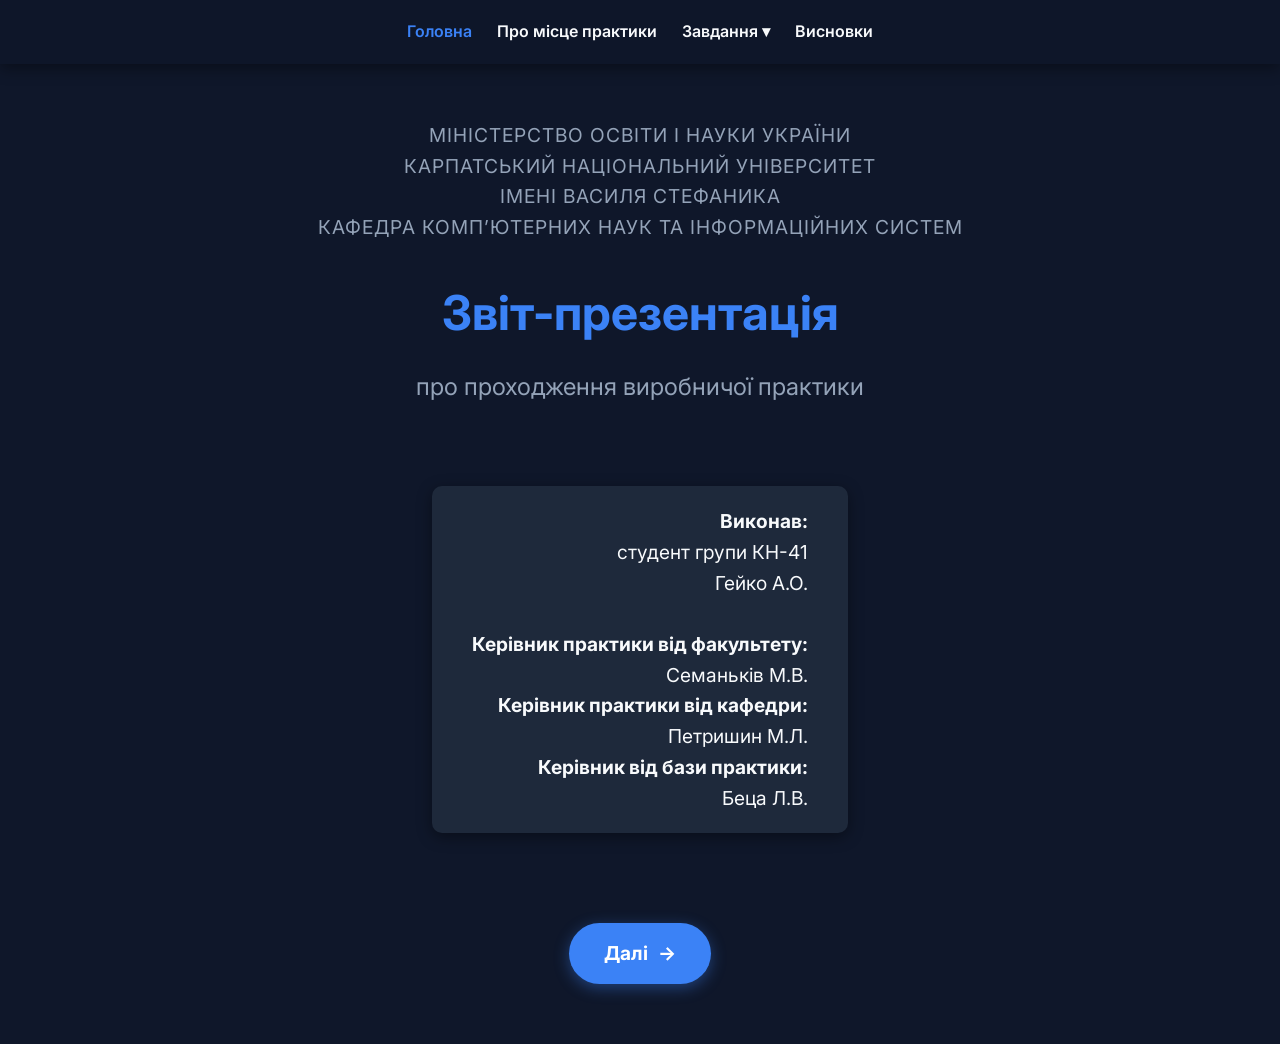
<file: index.html>
<!DOCTYPE html>
<html lang="uk">
<head>
    <meta charset="UTF-8">
    <meta name="viewport" content="width=device-width, initial-scale=1.0">
    <title>Звіт | Головна</title>
    <link href="https://fonts.googleapis.com/css2?family=Inter:wght@300;400;600;700&display=swap" rel="stylesheet">
    <link rel="stylesheet" href="style.css">
</head>
<body>
    <nav>
        <div class="nav-links">
            <a href="index.html" class = "active">Головна</a>
            <a href="about.html">Про місце практики</a>
            <div class="dropdown">
                <a href="tasks.html">Завдання ▾</a>
                <div class="dropdown-content">
                    <a href="multithreading.html">Багатопоточність</a>
                    <a href="mysql.html">MySQL</a>
                    <a href="xml-json.html">XML та JSON</a>
                </div>
            </div>
            <a href="conclusion.html">Висновки</a>
        </div>
    </nav>

    <main>
        <div class="hero-content">
            <div class="university-name">
                МІНІСТЕРСТВО ОСВІТИ І НАУКИ УКРАЇНИ<br>
                КАРПАТСЬКИЙ НАЦІОНАЛЬНИЙ УНІВЕРСИТЕТ<br>
                ІМЕНІ ВАСИЛЯ СТЕФАНИКА<br>
                Кафедра комп’ютерних наук та інформаційних систем<br>
            </div>
            
            <h1>Звіт-презентація</h1>
            <p class="subtitle">про проходження виробничої практики</p>

            <div class="student-info">
                <p><strong>Виконав:</strong><br> студент групи КН-41</p>
                <p>Гейко А.О.</p><br>
                <p><strong>Керівник практики від факультету:</strong></p>
                <p>Семаньків М.В.</p>
                <p><strong>Керівник практики від кафедри:</strong></p>
                <p>Петришин М.Л.</p>
                <p><strong>Керівник від бази практики:</strong></p>
                <p>Беца Л.В.</p>
            </div>
        </div>
    </main>

    <!-- Кнопка "Далі" веде на сторінку "Про місце" -->
    <div class="next-btn-wrapper">
        <a href="about.html" class="next-btn">Далі <span>&rarr;</span></a>
    </div>

    <script src="script.js"></script>
</body>
</html>
</file>
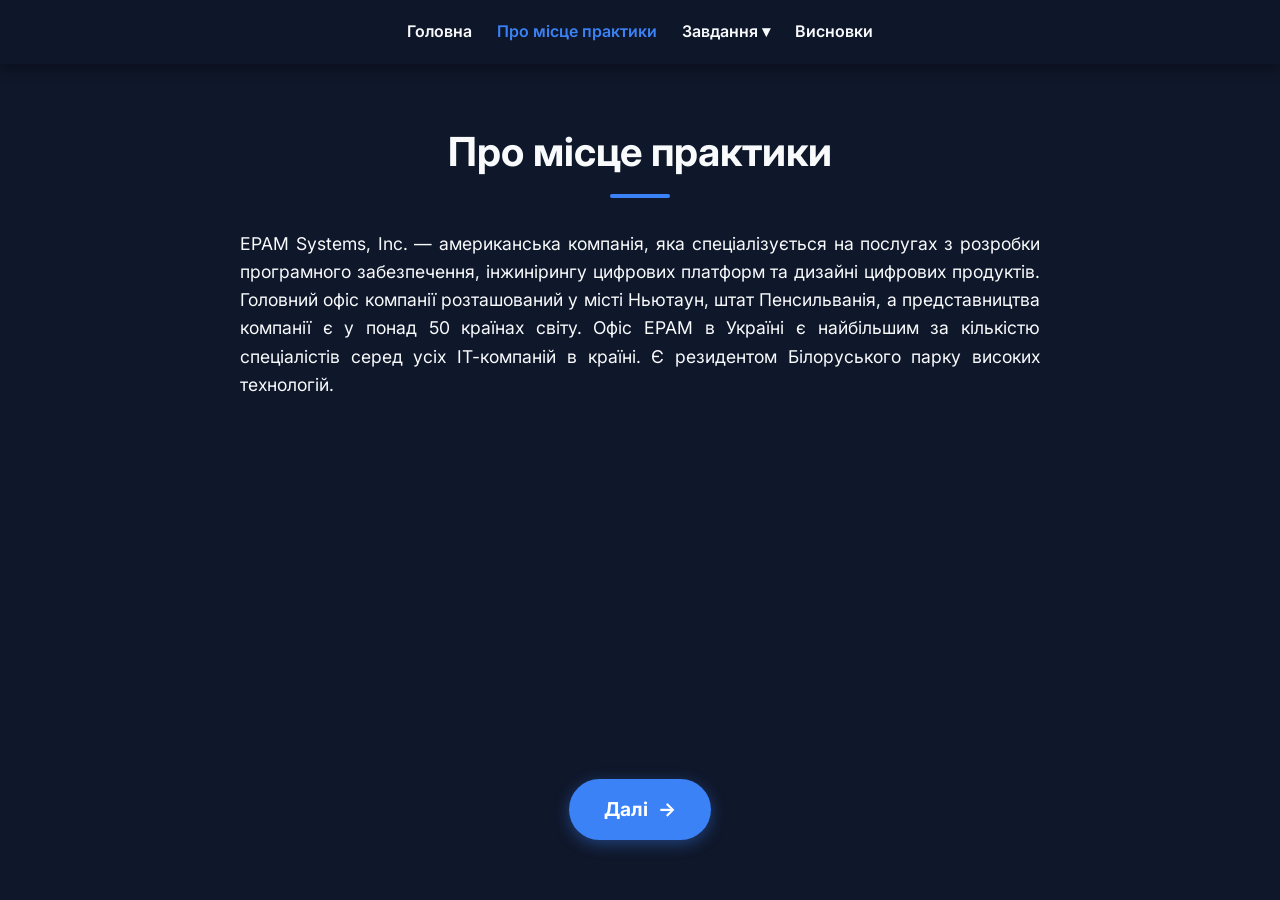
<file: about.html>
<!DOCTYPE html>
<html lang="uk">
<head>
    <meta charset="UTF-8">
    <meta name="viewport" content="width=device-width, initial-scale=1.0">
    <title>Звіт | Про місце практики</title>
    <link href="https://fonts.googleapis.com/css2?family=Inter:wght@300;400;600;700&display=swap" rel="stylesheet">
    <link rel="stylesheet" href="style.css">
</head>
<body>
    <nav>
        <div class="nav-links">
            <a href="index.html">Головна</a>
            <a href="about.html" class = "active">Про місце практики</a>
            <div class="dropdown">
                <a href="tasks.html">Завдання ▾</a>
                <div class="dropdown-content">
                    <a href="multithreading.html">Багатопоточність</a>
                    <a href="mysql.html">MySQL</a>
                    <a href="xml-json.html">XML та JSON</a>
                </div>
            </div>
            <a href="conclusion.html">Висновки</a>
        </div>
    </nav>

    <main>
        <h2>Про місце практики</h2>
        <div class="text-block">
            <!--<p><strong>Місце проходження: </strong>ЄПАМ СИСТЕМС</p>-->
            <p>EPAM Systems, Inc. — американська компанія, яка спеціалізується на послугах з розробки програмного забезпечення, інжинірингу цифрових платформ та дизайні цифрових продуктів. Головний офіс компанії розташований у місті Ньютаун, штат Пенсильванія, а представництва компанії є у понад 50 країнах світу. Офіс EPAM в Україні є найбільшим за кількістю спеціалістів серед усіх ІТ-компаній в країні. Є резидентом Білоруського парку високих технологій.</p>
            <!--<p><strong>Моя роль:</strong>[Ким ви були: стажер, розробник, помічник, аналітик тощо].</p>-->
        </div>
    </main>

    <!-- Кнопка "Далі" веде на сторінку "Завдання" -->
    <div class="next-btn-wrapper">
        <a href="tasks.html" class="next-btn">Далі <span>&rarr;</span></a>
    </div>

    <script src="script.js"></script>
</body>
</html>
</file>
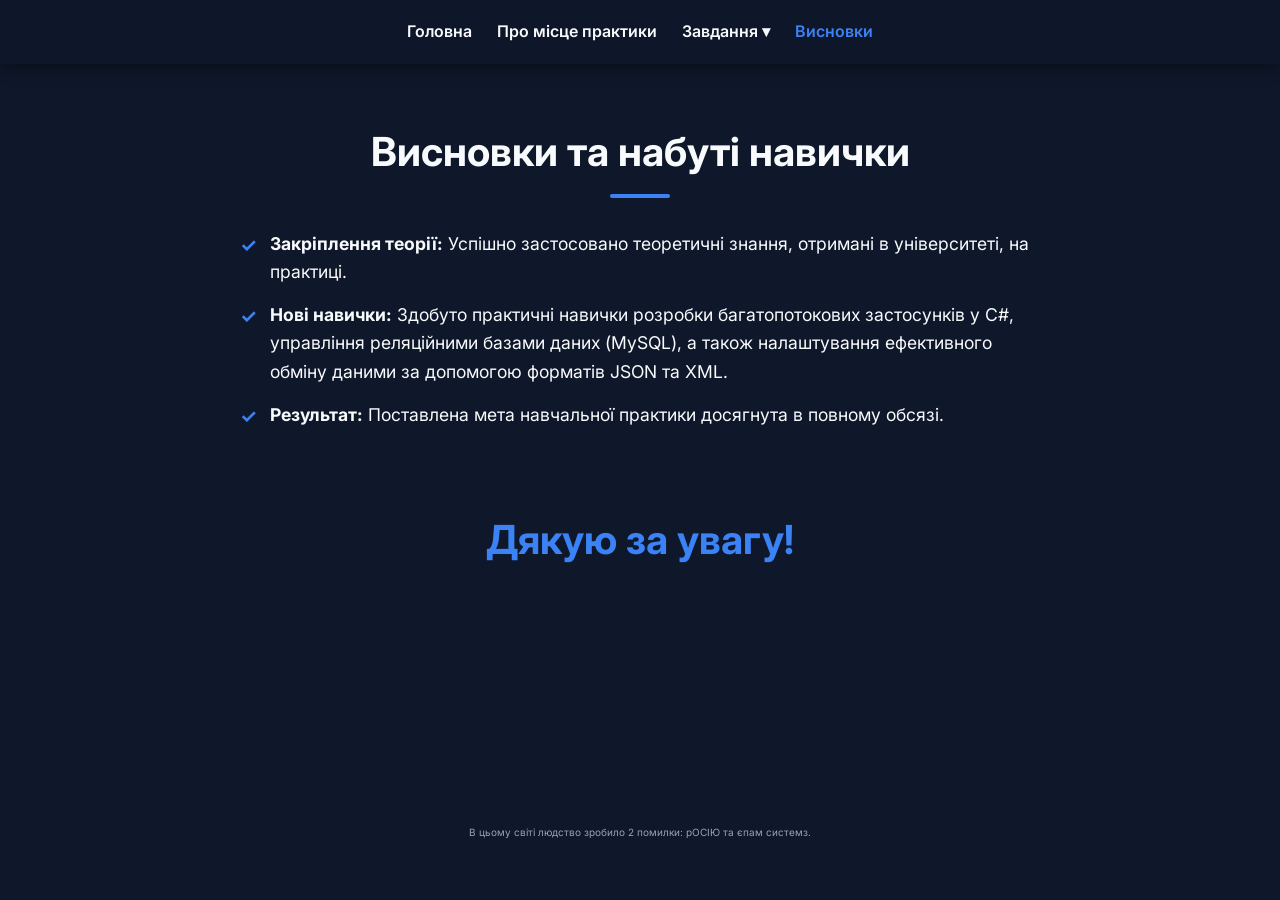
<file: conclusion.html>
<!DOCTYPE html>
<html lang="uk">
<head>
    <meta charset="UTF-8">
    <meta name="viewport" content="width=device-width, initial-scale=1.0">
    <title>Звіт | Висновки</title>
    <link href="https://fonts.googleapis.com/css2?family=Inter:wght@300;400;600;700&display=swap" rel="stylesheet">
    <link rel="stylesheet" href="style.css">
</head>
<body>
    <nav>
        <div class="nav-links">
            <a href="index.html">Головна</a>
            <a href="about.html">Про місце практики</a>
            <div class="dropdown">
                <a href="tasks.html">Завдання ▾</a>
                <div class="dropdown-content">
                    <a href="multithreading.html">Багатопоточність</a>
                    <a href="mysql.html">MySQL</a>
                    <a href="xml-json.html">XML та JSON</a>
                </div>
            </div>
            <a href="conclusion.html" class = "active">Висновки</a>
        </div>
    </nav>

    <main>
        <h2>Висновки та набуті навички</h2>
        <ul class="conclusion-list">
            <li><strong>Закріплення теорії:</strong> Успішно застосовано теоретичні знання, отримані в університеті, на практиці.</li>
            <li><strong>Нові навички:</strong> Здобуто практичні навички розробки багатопотокових застосунків у C#, управління реляційними базами даних (MySQL), а також налаштування ефективного обміну даними за допомогою форматів JSON та XML.</li>
            <li><strong>Результат:</strong> Поставлена мета навчальної практики досягнута в повному обсязі.</li>
        </ul>
        
        <div style="text-align: center; margin-top: 4rem;">
            <h1 style="font-size: 2.5rem;">Дякую за увагу!</h1>
        </div>
    </main>

    <!-- На останній сторінці кнопка веде на початок або можна її взагалі видалити -->
    <div class="next-btn-wrapper">
        <p style="color: var(--text-muted); font-size: 10px;">В цьому світі людство зробило 2 помилки: рОСІЮ та єпам системз.</p>
    </div>

    <script src="script.js"></script>
</body>
</html>
</file>
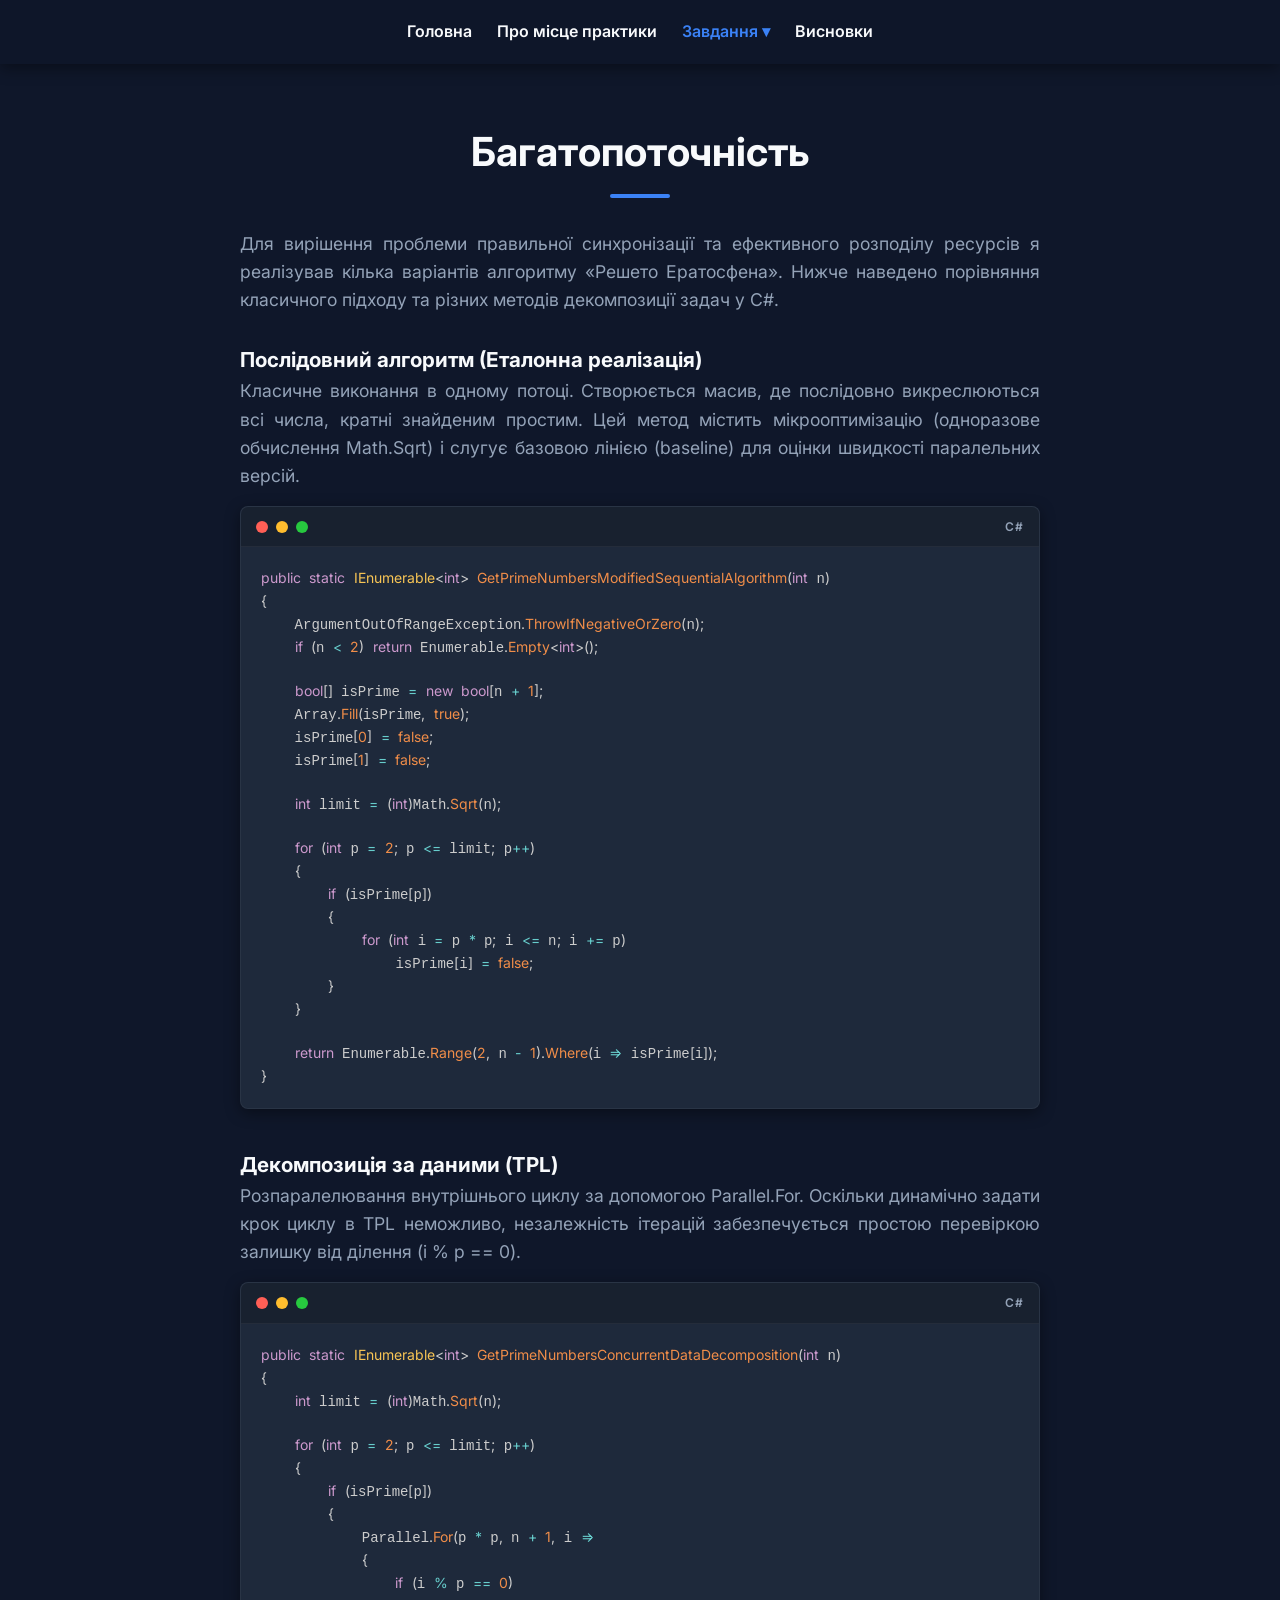
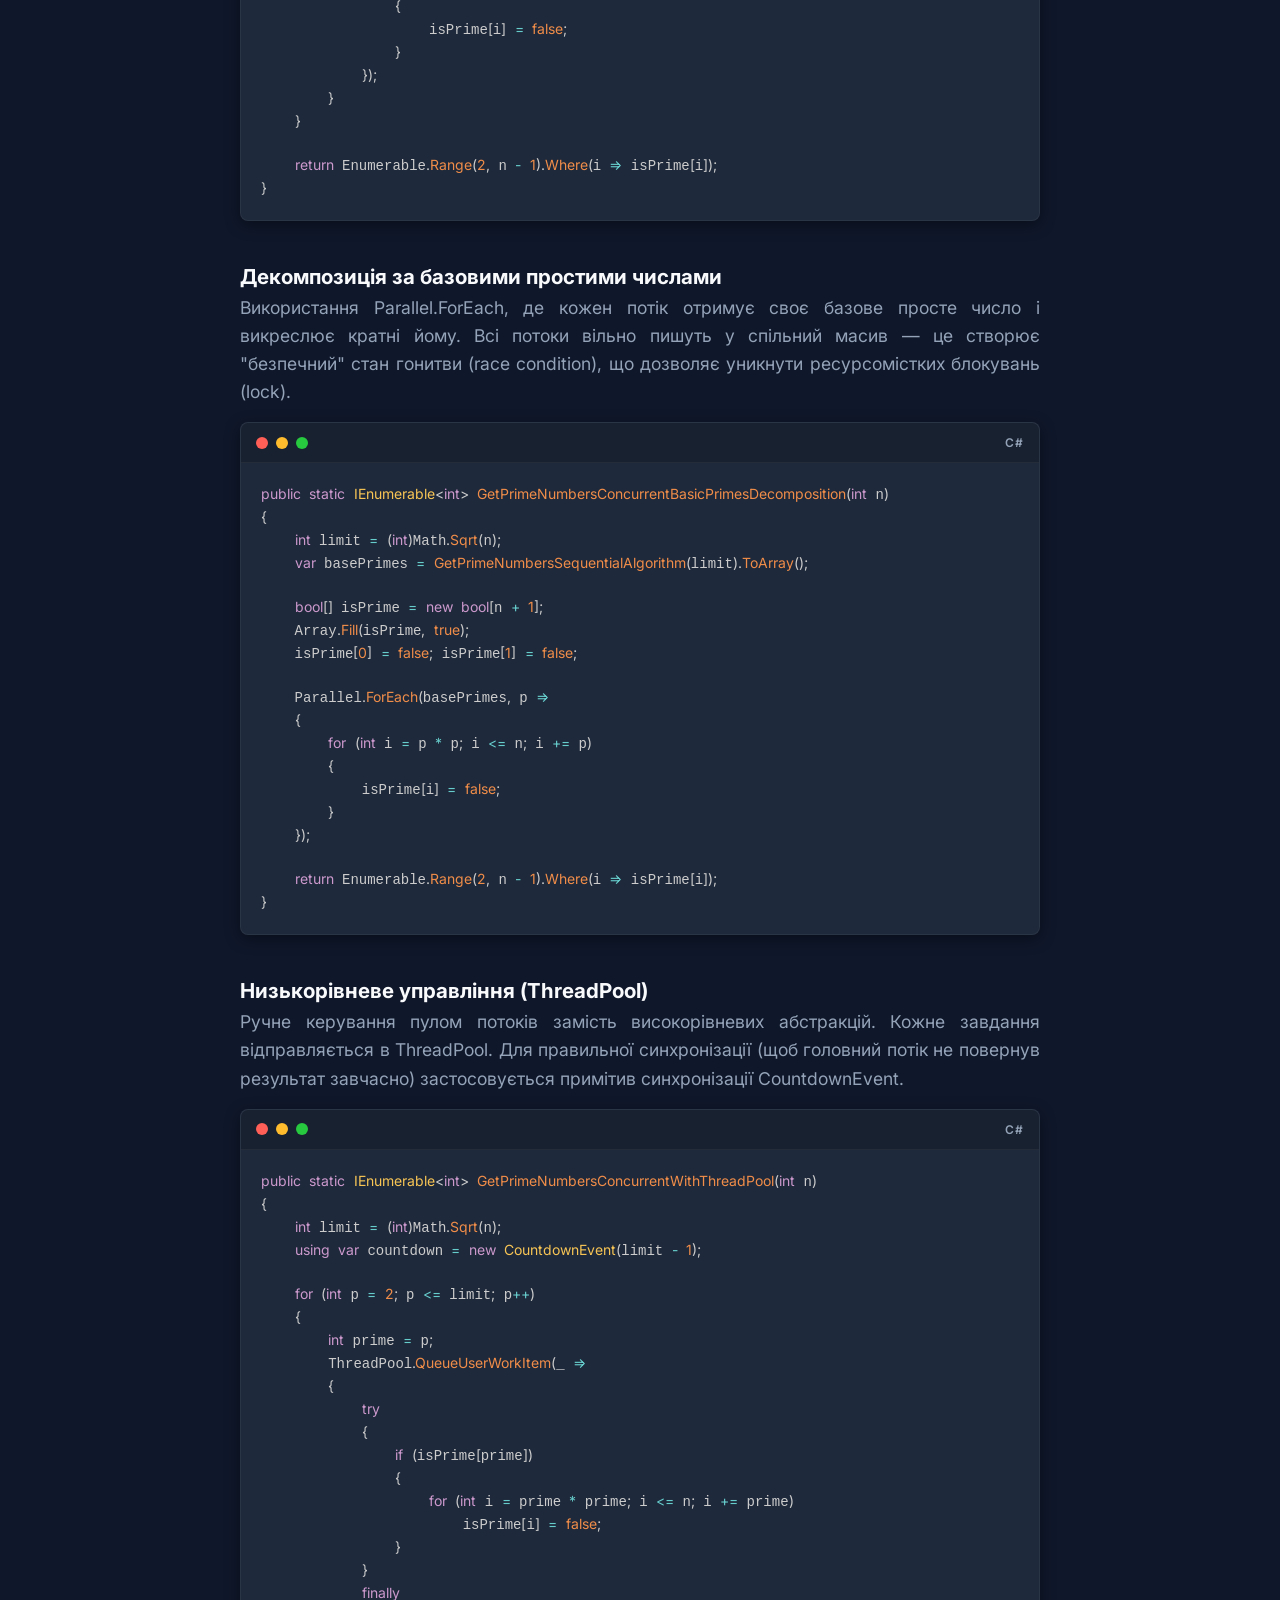
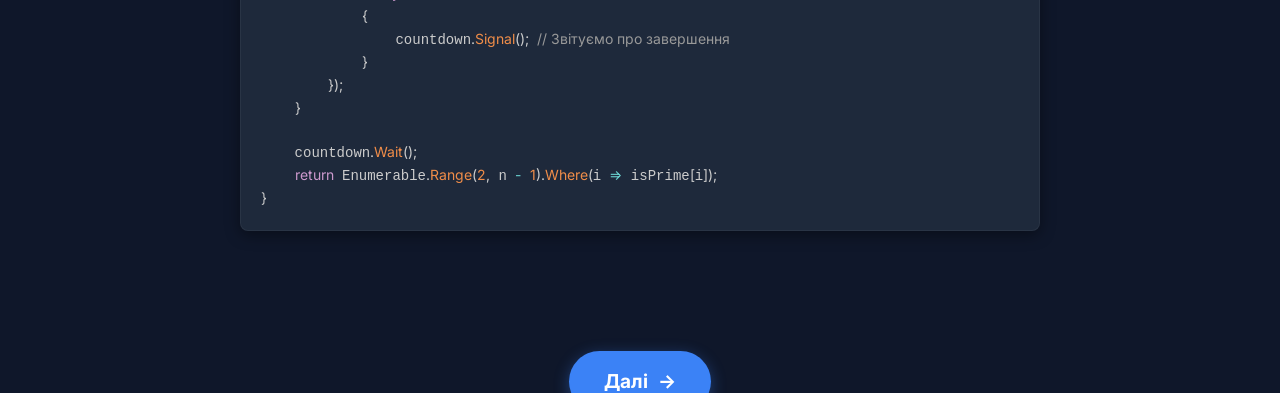
<file: multithreading.html>
<!DOCTYPE html>
<html lang="uk">
<head>
    <meta charset="UTF-8">
    <meta name="viewport" content="width=device-width, initial-scale=1.0">
    <title>Звіт | Багатопоточність</title>
    <link href="https://fonts.googleapis.com/css2?family=Inter:wght@300;400;600;700&display=swap" rel="stylesheet">
    
    <link href="prism.css" rel="stylesheet" />
    <link rel="stylesheet" href="style.css">
</head>
<body>
    <nav>
        <div class="nav-links">
            <a href="index.html">Головна</a>
            <a href="about.html">Про місце практики</a>
            <div class="dropdown">
                <a href="tasks.html" class = "active">Завдання ▾</a>
                <div class="dropdown-content">
                    <a href="multithreading.html">Багатопоточність</a>
                    <a href="mysql.html">MySQL</a>
                    <a href="xml-json.html">XML та JSON</a>
                </div>
            </div>
            <a href="conclusion.html">Висновки</a>
        </div>
    </nav>
    
    <main>
        <section class="content">
            <h2>Багатопоточність</h2>
            <div class="text-block">
                <p>Для вирішення проблеми правильної синхронізації та ефективного розподілу ресурсів я реалізував кілька варіантів алгоритму «Решето Ератосфена». Нижче наведено порівняння класичного підходу та різних методів декомпозиції задач у C#.</p>
            </div>

            <div class="text-block">
                <h3 style="margin-top: 30px;">Послідовний алгоритм (Еталонна реалізація)</h3>
                <p>Класичне виконання в одному потоці. Створюється масив, де послідовно викреслюються всі числа, кратні знайденим простим. Цей метод містить мікрооптимізацію (одноразове обчислення <code>Math.Sqrt</code>) і слугує базовою лінією (baseline) для оцінки швидкості паралельних версій.</p>
            </div>
            
            <div class="code-window">
                <div class="code-header">
                    <div class="mac-dots"><span></span><span></span><span></span></div>
                    <span class="language-label">C#</span>
                </div>
                <pre><code class="language-csharp">public static IEnumerable&lt;int&gt; GetPrimeNumbersModifiedSequentialAlgorithm(int n)
{
    ArgumentOutOfRangeException.ThrowIfNegativeOrZero(n);
    if (n &lt; 2) return Enumerable.Empty&lt;int&gt;();

    bool[] isPrime = new bool[n + 1];
    Array.Fill(isPrime, true);
    isPrime[0] = false;
    isPrime[1] = false;

    int limit = (int)Math.Sqrt(n);

    for (int p = 2; p &lt;= limit; p++)
    {
        if (isPrime[p])
        {
            for (int i = p * p; i &lt;= n; i += p)
                isPrime[i] = false;
        }
    }

    return Enumerable.Range(2, n - 1).Where(i =&gt; isPrime[i]);
}</code></pre>
            </div>

            <div class="text-block">
                <h3 style="margin-top: 40px;">Декомпозиція за даними (TPL)</h3>
                <p>Розпаралелювання внутрішнього циклу за допомогою <code>Parallel.For</code>. Оскільки динамічно задати крок циклу в TPL неможливо, незалежність ітерацій забезпечується простою перевіркою залишку від ділення (<code>i % p == 0</code>).</p>
            </div>
            
            <div class="code-window">
                <div class="code-header">
                    <div class="mac-dots"><span></span><span></span><span></span></div>
                    <span class="language-label">C#</span>
                </div>
                <pre><code class="language-csharp">public static IEnumerable&lt;int&gt; GetPrimeNumbersConcurrentDataDecomposition(int n)
{
    int limit = (int)Math.Sqrt(n);

    for (int p = 2; p &lt;= limit; p++)
    {
        if (isPrime[p])
        {
            Parallel.For(p * p, n + 1, i =&gt;
            {
                if (i % p == 0)
                {
                    isPrime[i] = false;
                }
            });
        }
    }

    return Enumerable.Range(2, n - 1).Where(i =&gt; isPrime[i]);
}</code></pre>
            </div>

            <div class="text-block">
                <h3 style="margin-top: 40px;">Декомпозиція за базовими простими числами</h3>
                <p>Використання <code>Parallel.ForEach</code>, де кожен потік отримує своє базове просте число і викреслює кратні йому. Всі потоки вільно пишуть у спільний масив — це створює "безпечний" стан гонитви (race condition), що дозволяє уникнути ресурсомістких блокувань (<code>lock</code>).</p>
            </div>
            
            <div class="code-window">
                <div class="code-header">
                    <div class="mac-dots"><span></span><span></span><span></span></div>
                    <span class="language-label">C#</span>
                </div>
                <pre><code class="language-csharp">public static IEnumerable&lt;int&gt; GetPrimeNumbersConcurrentBasicPrimesDecomposition(int n)
{
    int limit = (int)Math.Sqrt(n);
    var basePrimes = GetPrimeNumbersSequentialAlgorithm(limit).ToArray();

    bool[] isPrime = new bool[n + 1];
    Array.Fill(isPrime, true);
    isPrime[0] = false; isPrime[1] = false;

    Parallel.ForEach(basePrimes, p =&gt;
    {
        for (int i = p * p; i &lt;= n; i += p)
        {
            isPrime[i] = false;
        }
    });

    return Enumerable.Range(2, n - 1).Where(i =&gt; isPrime[i]);
}</code></pre>
            </div>

            <div class="text-block">
                <h3 style="margin-top: 40px;">Низькорівневе управління (ThreadPool)</h3>
                <p>Ручне керування пулом потоків замість високорівневих абстракцій. Кожне завдання відправляється в <code>ThreadPool</code>. Для правильної синхронізації (щоб головний потік не повернув результат завчасно) застосовується примітив синхронізації <code>CountdownEvent</code>.</p>
            </div>
            
            <div class="code-window">
                <div class="code-header">
                    <div class="mac-dots"><span></span><span></span><span></span></div>
                    <span class="language-label">C#</span>
                </div>
                <pre><code class="language-csharp">public static IEnumerable&lt;int&gt; GetPrimeNumbersConcurrentWithThreadPool(int n)
{
    int limit = (int)Math.Sqrt(n);
    using var countdown = new CountdownEvent(limit - 1);

    for (int p = 2; p &lt;= limit; p++)
    {
        int prime = p;
        ThreadPool.QueueUserWorkItem(_ =&gt;
        {
            try
            {
                if (isPrime[prime])
                {
                    for (int i = prime * prime; i &lt;= n; i += prime)
                        isPrime[i] = false;
                }
            }
            finally
            {
                countdown.Signal(); // Звітуємо про завершення
            }
        });
    }

    countdown.Wait();
    return Enumerable.Range(2, n - 1).Where(i =&gt; isPrime[i]);
}</code></pre>
            </div>
        </section>
    </main>

    <div class="next-btn-wrapper">
        <a href="mysql.html" class="next-btn">Далі <span>&rarr;</span></a>
    </div>

    <script src="prism.js"></script>
    <script src="script.js"></script>
</body>
</html>
</file>
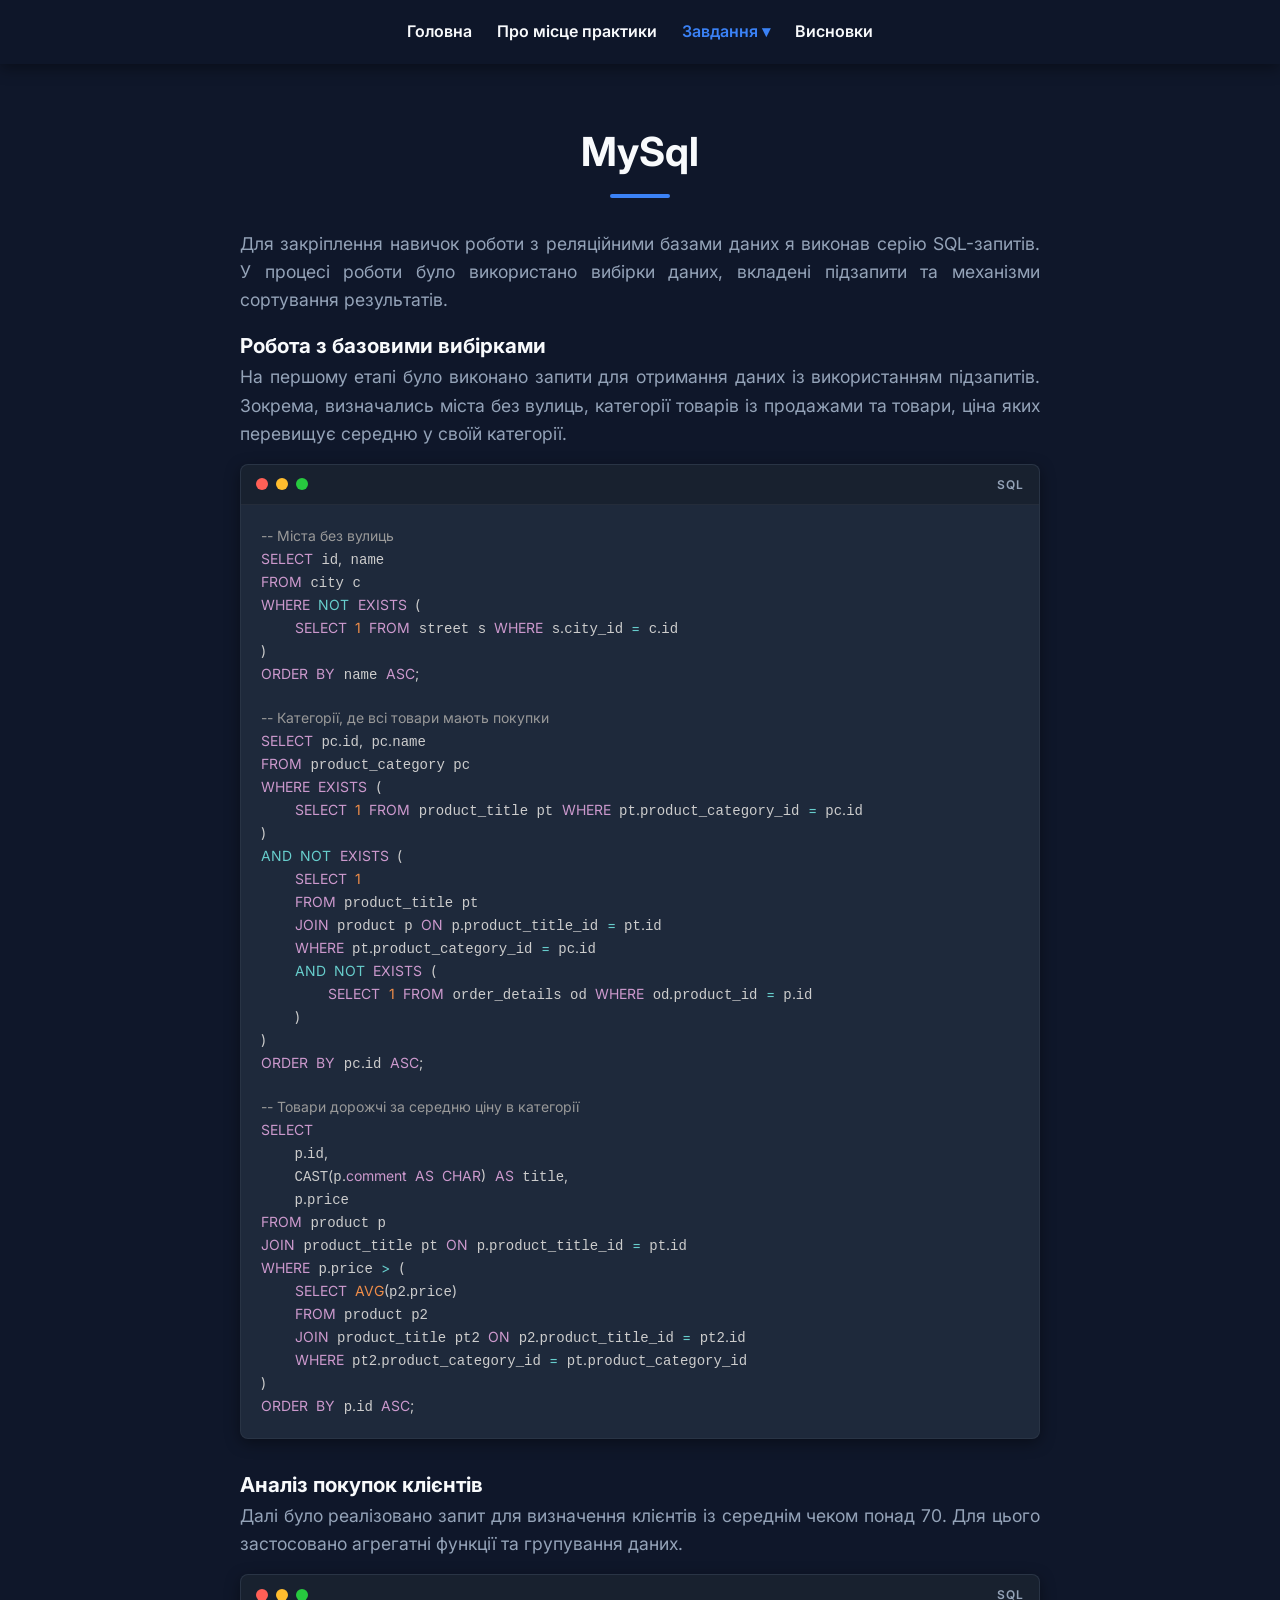
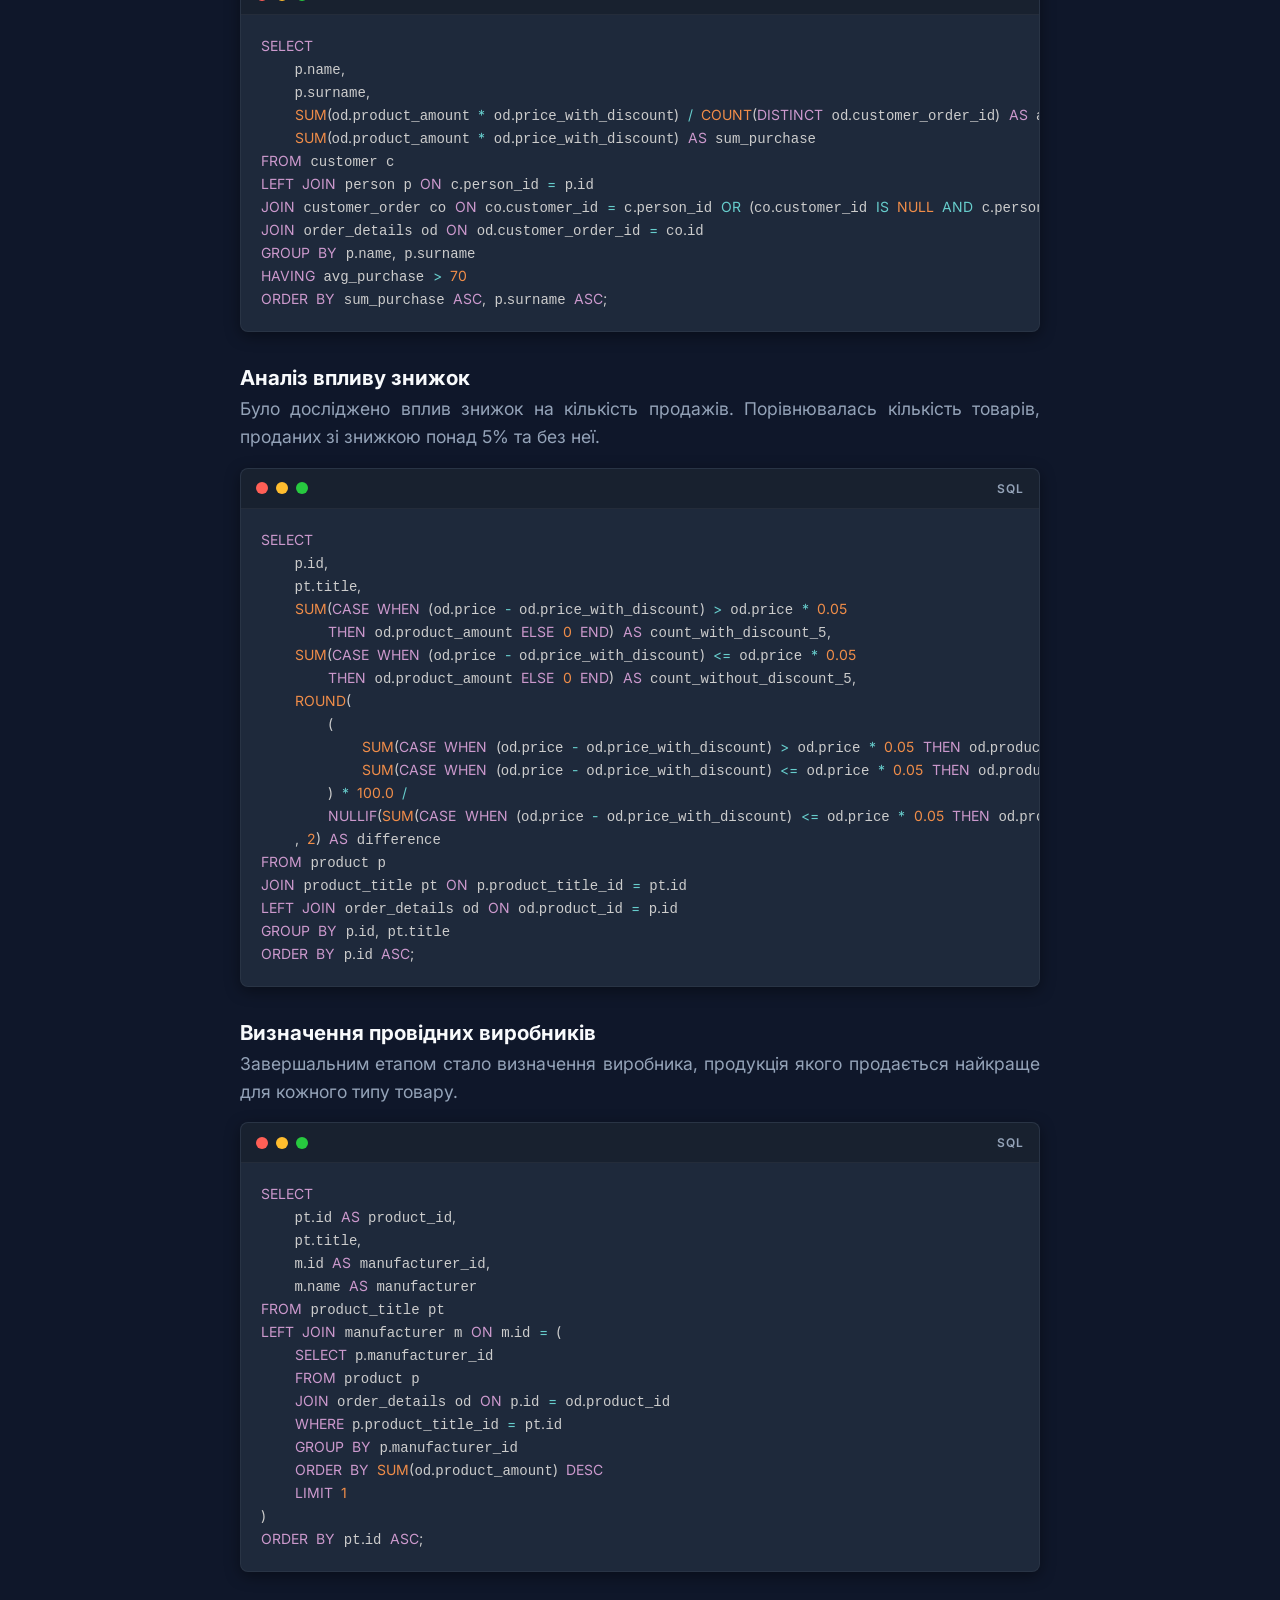
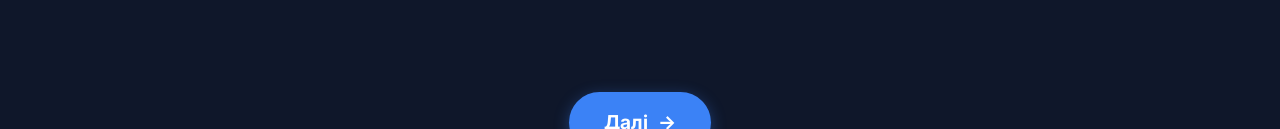
<file: mysql.html>
<!DOCTYPE html>
<html lang="uk">
<head>
    <meta charset="UTF-8">
    <meta name="viewport" content="width=device-width, initial-scale=1.0">
    <title>Звіт | MySql</title>
    <link href="https://fonts.googleapis.com/css2?family=Inter:wght@300;400;600;700&display=swap" rel="stylesheet">

    <link href="prism.css" rel="stylesheet" />
    <link rel="stylesheet" href="style.css">
</head>

<body>
    <nav>
        <div class="nav-links">
            <a href="index.html">Головна</a>
            <a href="about.html">Про місце практики</a>
            <div class="dropdown">
                <a href="tasks.html" class="active">Завдання ▾</a>
                <div class="dropdown-content">
                    <a href="multithreading.html">Багатопоточність</a>
                    <a href="mysql.html">MySQL</a>
                    <a href="xml-json.html">XML та JSON</a>
                </div>
            </div>
            <a href="conclusion.html">Висновки</a>
        </div>
    </nav>

    <main>
        <section class="content">
            <h2>MySql</h2>

            <div class="text-block">
                <p>
                    Для закріплення навичок роботи з реляційними базами даних я виконав серію SQL-запитів. У процесі роботи було використано вибірки даних, вкладені підзапити та механізми сортування результатів.
                </p>
            </div>

            <div class="text-block">
                <h3>Робота з базовими вибірками</h3>
                <p>
                    На першому етапі було виконано запити для отримання даних із використанням підзапитів.
                    Зокрема, визначались міста без вулиць, категорії товарів із продажами та товари,
                    ціна яких перевищує середню у своїй категорії.
                </p>
            </div>

            <div class="code-window">
                <div class="code-header">
                    <div class="mac-dots"><span></span><span></span><span></span></div>
                    <span class="language-label">SQL</span>
                </div>
                <pre><code class="language-sql">-- Міста без вулиць
SELECT id, name
FROM city c
WHERE NOT EXISTS (
    SELECT 1 FROM street s WHERE s.city_id = c.id
)
ORDER BY name ASC;

-- Категорії, де всі товари мають покупки
SELECT pc.id, pc.name
FROM product_category pc
WHERE EXISTS (
    SELECT 1 FROM product_title pt WHERE pt.product_category_id = pc.id
)
AND NOT EXISTS (
    SELECT 1
    FROM product_title pt
    JOIN product p ON p.product_title_id = pt.id
    WHERE pt.product_category_id = pc.id
    AND NOT EXISTS (
        SELECT 1 FROM order_details od WHERE od.product_id = p.id
    )
)
ORDER BY pc.id ASC;

-- Товари дорожчі за середню ціну в категорії
SELECT 
    p.id, 
    CAST(p.comment AS CHAR) AS title, 
    p.price
FROM product p
JOIN product_title pt ON p.product_title_id = pt.id
WHERE p.price > (
    SELECT AVG(p2.price)
    FROM product p2
    JOIN product_title pt2 ON p2.product_title_id = pt2.id
    WHERE pt2.product_category_id = pt.product_category_id
)
ORDER BY p.id ASC;</code></pre>
            </div>

            <div class="text-block">
                <h3>Аналіз покупок клієнтів</h3>
                <p>
                    Далі було реалізовано запит для визначення клієнтів із середнім чеком понад 70.
                    Для цього застосовано агрегатні функції та групування даних.
                </p>
            </div>

            <div class="code-window">
                <div class="code-header">
                    <div class="mac-dots"><span></span><span></span><span></span></div>
                    <span class="language-label">SQL</span>
                </div>
                <pre><code class="language-sql">SELECT 
    p.name, 
    p.surname, 
    SUM(od.product_amount * od.price_with_discount) / COUNT(DISTINCT od.customer_order_id) AS avg_purchase,
    SUM(od.product_amount * od.price_with_discount) AS sum_purchase
FROM customer c
LEFT JOIN person p ON c.person_id = p.id
JOIN customer_order co ON co.customer_id = c.person_id OR (co.customer_id IS NULL AND c.person_id IS NULL)
JOIN order_details od ON od.customer_order_id = co.id
GROUP BY p.name, p.surname
HAVING avg_purchase > 70
ORDER BY sum_purchase ASC, p.surname ASC;</code></pre>
            </div>

            <div class="text-block">
                <h3>Аналіз впливу знижок</h3>
                <p>
                    Було досліджено вплив знижок на кількість продажів. 
                    Порівнювалась кількість товарів, проданих зі знижкою понад 5% та без неї.
                </p>
            </div>

            <div class="code-window">
                <div class="code-header">
                    <div class="mac-dots"><span></span><span></span><span></span></div>
                    <span class="language-label">SQL</span>
                </div>
                <pre><code class="language-sql">SELECT 
    p.id, 
    pt.title,
    SUM(CASE WHEN (od.price - od.price_with_discount) > od.price * 0.05 
        THEN od.product_amount ELSE 0 END) AS count_with_discount_5,
    SUM(CASE WHEN (od.price - od.price_with_discount) <= od.price * 0.05 
        THEN od.product_amount ELSE 0 END) AS count_without_discount_5,
    ROUND(
        (
            SUM(CASE WHEN (od.price - od.price_with_discount) > od.price * 0.05 THEN od.product_amount ELSE 0 END) -
            SUM(CASE WHEN (od.price - od.price_with_discount) <= od.price * 0.05 THEN od.product_amount ELSE 0 END)
        ) * 100.0 /
        NULLIF(SUM(CASE WHEN (od.price - od.price_with_discount) <= od.price * 0.05 THEN od.product_amount ELSE 0 END), 0)
    , 2) AS difference
FROM product p
JOIN product_title pt ON p.product_title_id = pt.id
LEFT JOIN order_details od ON od.product_id = p.id
GROUP BY p.id, pt.title
ORDER BY p.id ASC;</code></pre>
            </div>

            <div class="text-block">
                <h3>Визначення провідних виробників</h3>
                <p>
                    Завершальним етапом стало визначення виробника, продукція якого продається найкраще
                    для кожного типу товару.
                </p>
            </div>

            <div class="code-window">
                <div class="code-header">
                    <div class="mac-dots"><span></span><span></span><span></span></div>
                    <span class="language-label">SQL</span>
                </div>
                <pre><code class="language-sql">SELECT 
    pt.id AS product_id,
    pt.title,
    m.id AS manufacturer_id,
    m.name AS manufacturer
FROM product_title pt
LEFT JOIN manufacturer m ON m.id = (
    SELECT p.manufacturer_id
    FROM product p
    JOIN order_details od ON p.id = od.product_id
    WHERE p.product_title_id = pt.id
    GROUP BY p.manufacturer_id
    ORDER BY SUM(od.product_amount) DESC
    LIMIT 1
)
ORDER BY pt.id ASC;</code></pre>
            </div>

        </section>
    </main>

    <div class="next-btn-wrapper">
        <a href="xml-json.html" class="next-btn">Далі <span>&rarr;</span></a>
    </div>

    <script src="prism.js"></script>
    <script src="script.js"></script>
</body>
</html>
</file>
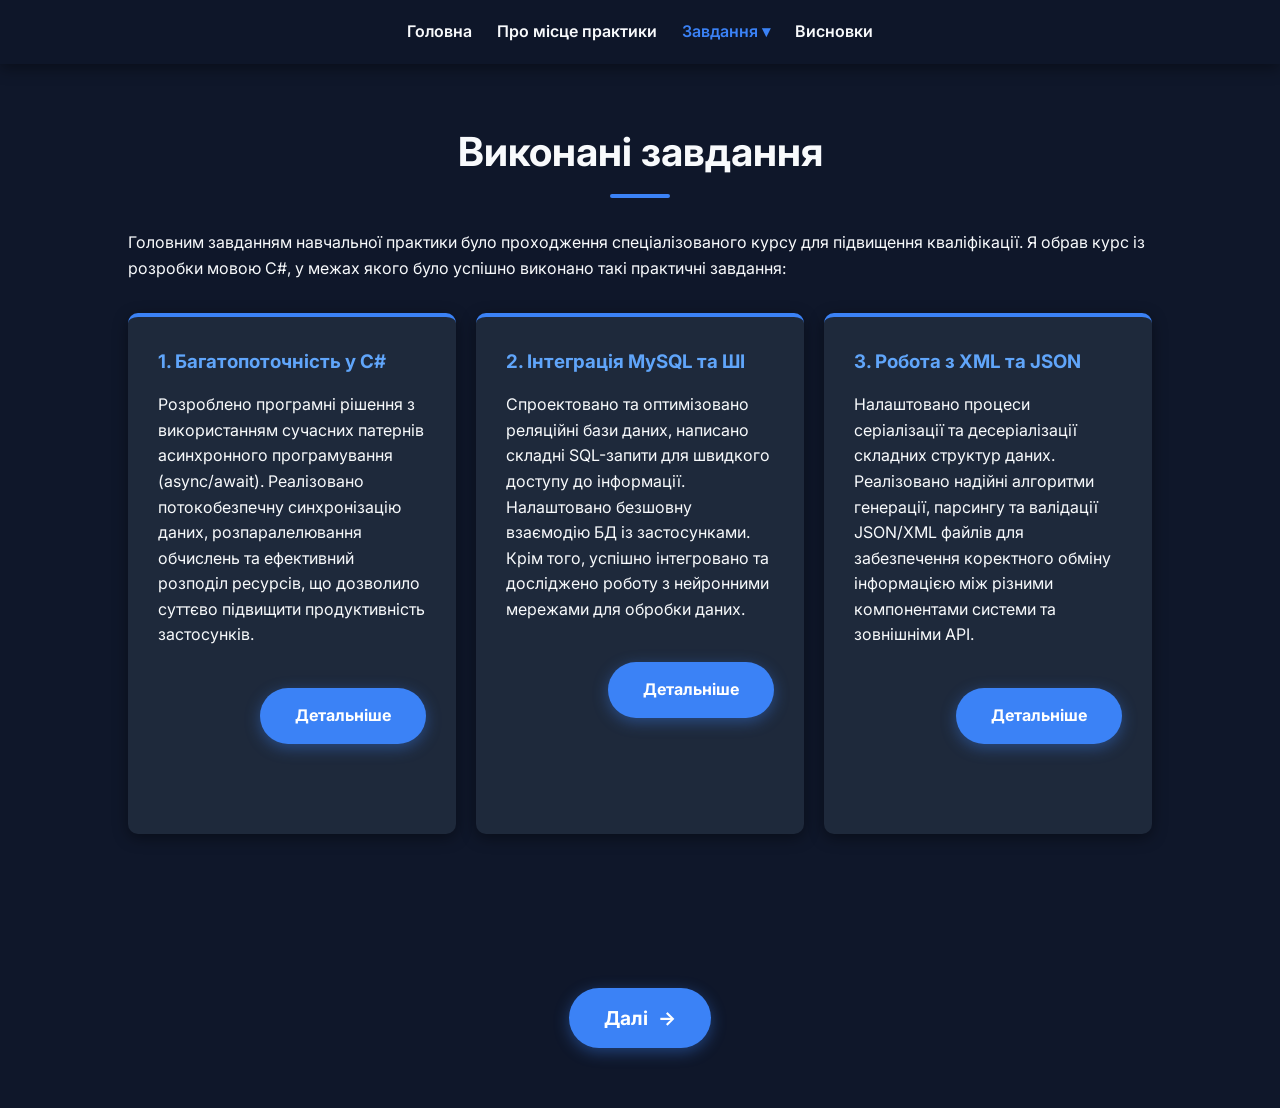
<file: tasks.html>
<!DOCTYPE html>
<html lang="uk">
<head>
    <meta charset="UTF-8">
    <meta name="viewport" content="width=device-width, initial-scale=1.0">
    <title>Звіт | Завдання та результати</title>
    <link href="https://fonts.googleapis.com/css2?family=Inter:wght@300;400;600;700&display=swap" rel="stylesheet">
    <link rel="stylesheet" href="style.css">
</head>
<body>
    <nav>
        <div class="nav-links">
            <a href="index.html">Головна</a>
            <a href="about.html">Про місце практики</a>
            <div class="dropdown">
                <a href="tasks.html" class = "active">Завдання ▾</a>
                <div class="dropdown-content">
                    <a href="multithreading.html">Багатопоточність</a>
                    <a href="mysql.html">MySQL</a>
                    <a href="xml-json.html">XML та JSON</a>
                </div>
            </div>
            <a href="conclusion.html">Висновки</a>
        </div>
    </nav>

    <main>
        <h2>Виконані завдання</h2>
        <p>Головним завданням навчальної практики було проходження спеціалізованого курсу для підвищення кваліфікації. Я обрав курс із розробки мовою C#, у межах якого було успішно виконано такі практичні завдання:</p>
        <div class="grid-container">
            <div class="card">
                <h3>1. Багатопоточність у C#</h3>
                <p>Розроблено програмні рішення з використанням сучасних патернів асинхронного програмування (async/await). Реалізовано потокобезпечну синхронізацію даних, розпаралелювання обчислень та ефективний розподіл ресурсів, що дозволило суттєво підвищити продуктивність застосунків.</p>
                <div class="next-btn-wrapper" style="text-align: end;">
                    <a href="multithreading.html" style="font-size: 1.0rem;" class="next-btn">Детальніше</a>
                </div>
            </div>
            <div class="card">
                <h3>2. Інтеграція MySQL та ШІ</h3>
                <p>Спроектовано та оптимізовано реляційні бази даних, написано складні SQL-запити для швидкого доступу до інформації. Налаштовано безшовну взаємодію БД із застосунками. Крім того, успішно інтегровано та досліджено роботу з нейронними мережами для обробки даних.</p>
                <div class="next-btn-wrapper" style="text-align: end;">
                    <a href="mysql.html" style="font-size: 1.0rem;" class="next-btn">Детальніше</a>
                </div>
            </div>
            <div class="card">
                <h3>3. Робота з XML та JSON</h3>
                <p>Налаштовано процеси серіалізації та десеріалізації складних структур даних. Реалізовано надійні алгоритми генерації, парсингу та валідації JSON/XML файлів для забезпечення коректного обміну інформацією між різними компонентами системи та зовнішніми API.</p>
                <div class="next-btn-wrapper" style="text-align: end;">
                    <a href="xml-json.html" style="font-size: 1.0rem;" class="next-btn">Детальніше</a>
                </div>
            </div>
        </div>
    </main>

    <div class="next-btn-wrapper">
        <a href="multithreading.html" class="next-btn">Далі <span>&rarr;</span></a>
    </div>

    <script src="script.js"></script>
</body>
</html>
</file>
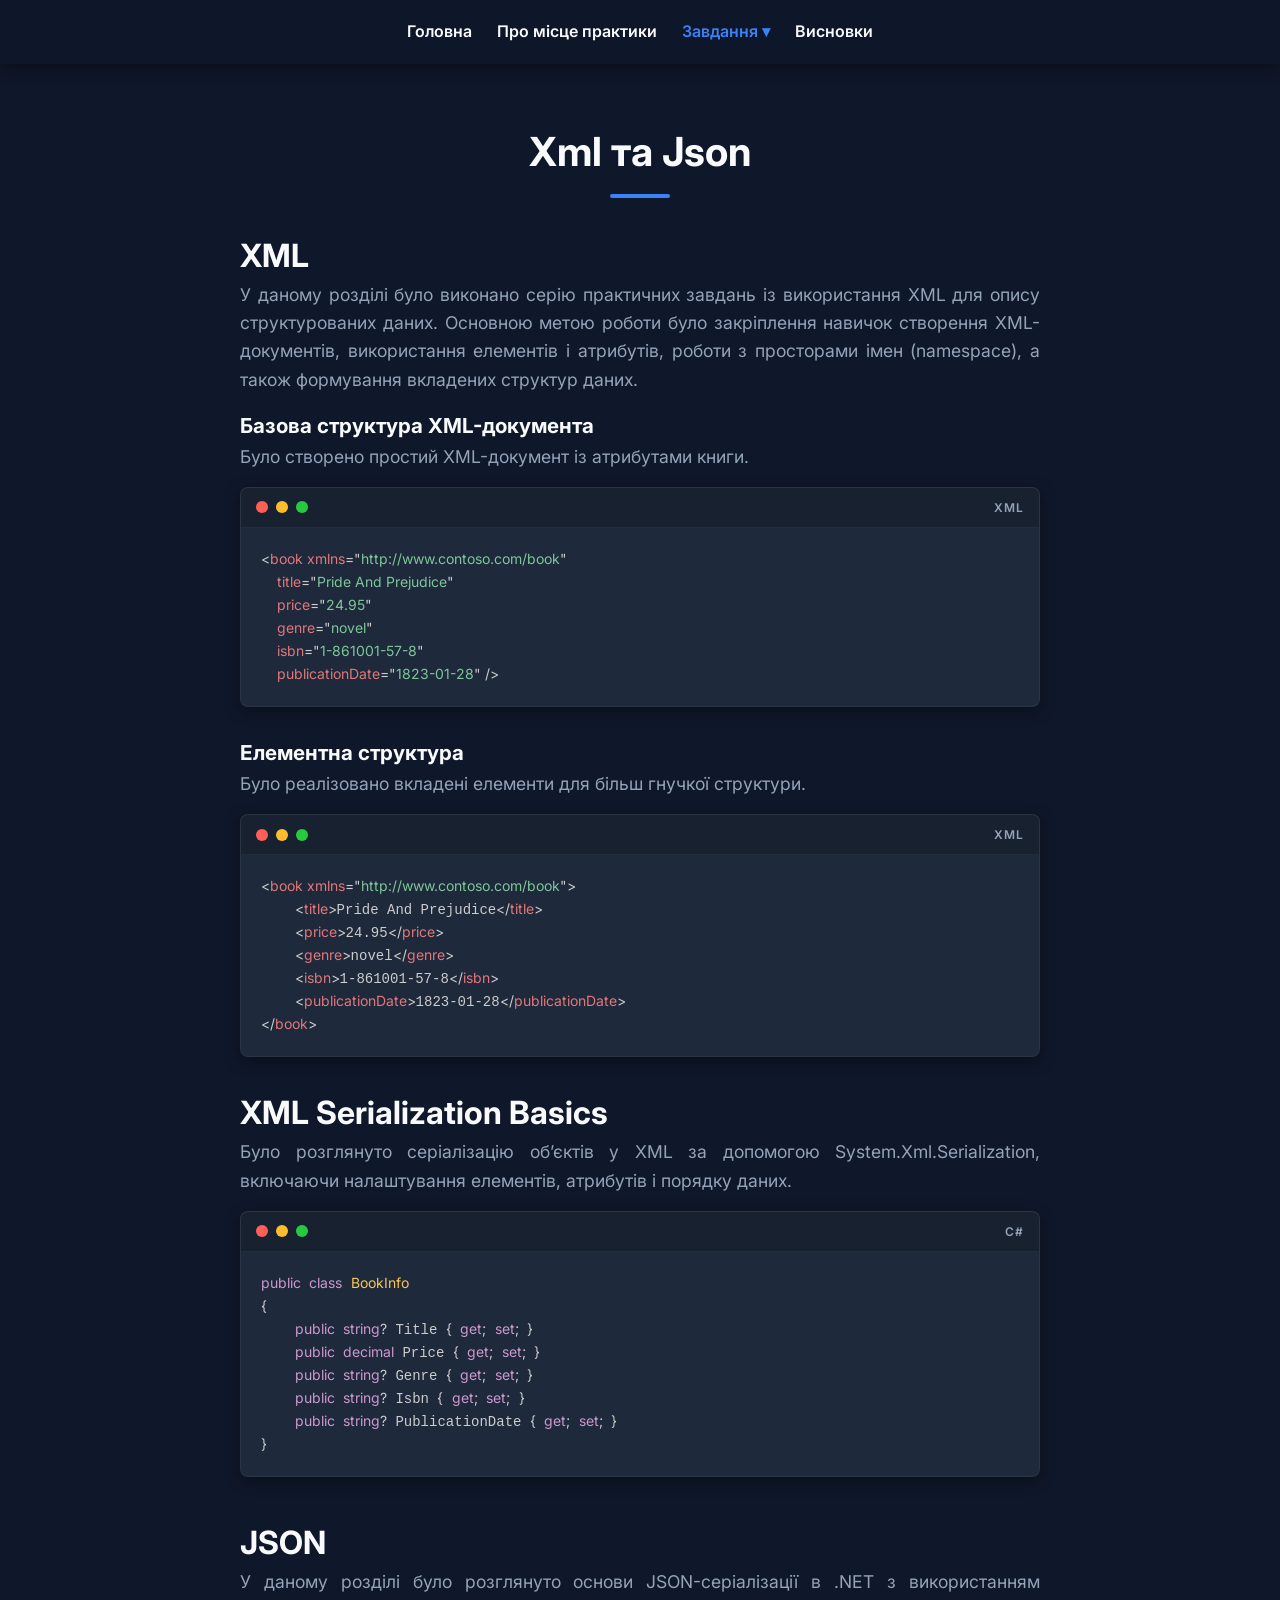
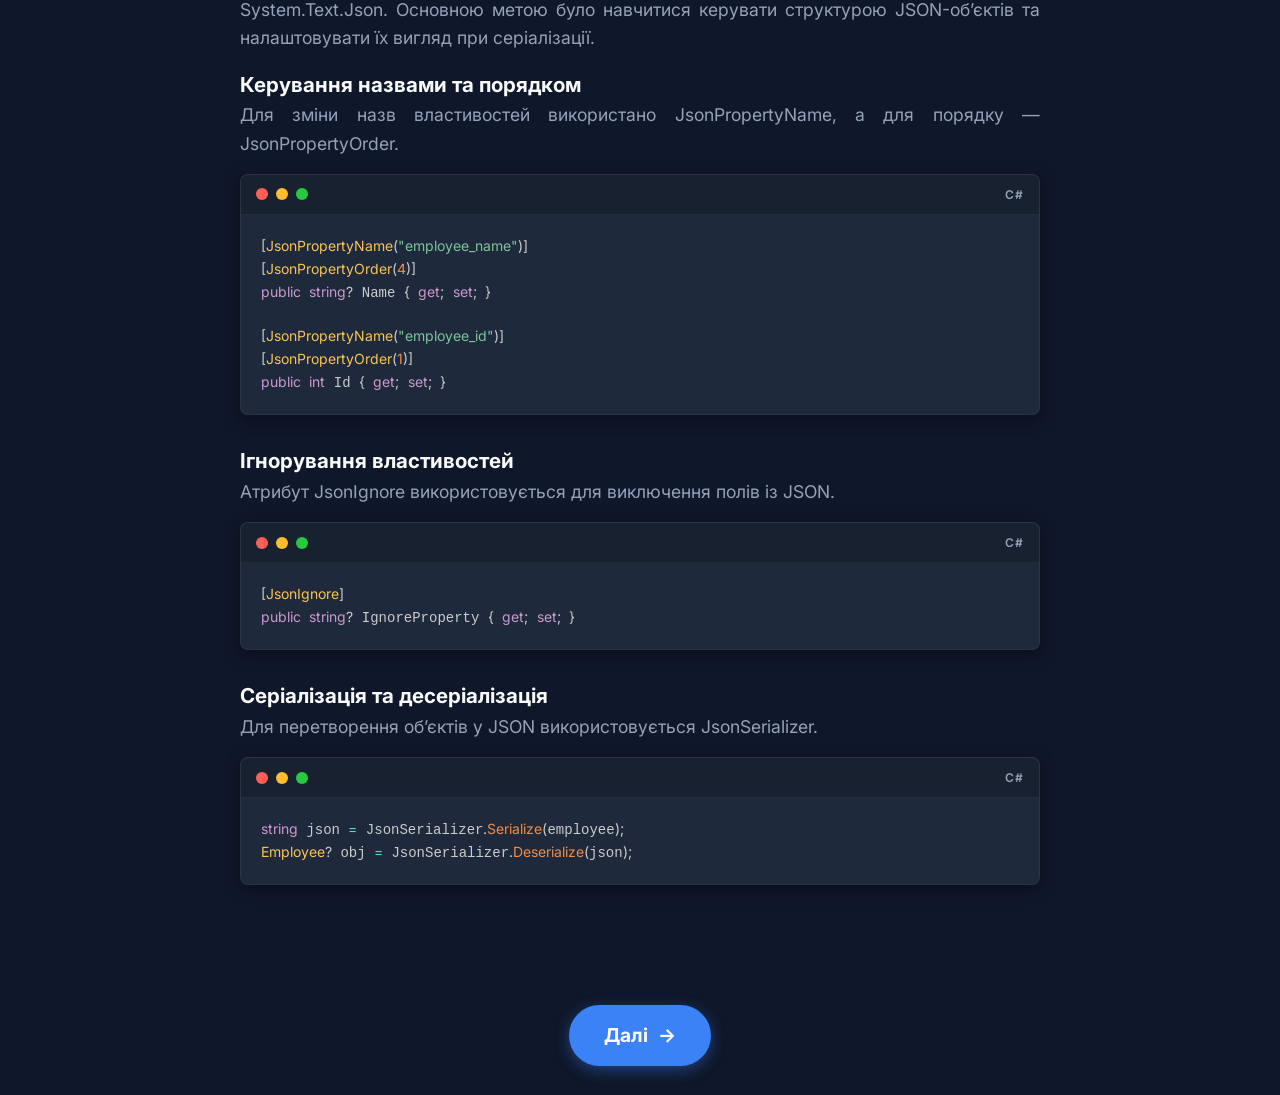
<file: xml-json.html>
<!DOCTYPE html>
<html lang="uk">
<head>
    <meta charset="UTF-8">
    <meta name="viewport" content="width=device-width, initial-scale=1.0">
    <title>Звіт | MySql</title>
    <link href="https://fonts.googleapis.com/css2?family=Inter:wght@300;400;600;700&display=swap" rel="stylesheet">
    
    <link href="prism.css" rel="stylesheet" />
    <link rel="stylesheet" href="style.css">
</head>
<body>
    <nav>
        <div class="nav-links">
            <a href="index.html">Головна</a>
            <a href="about.html">Про місце практики</a>
            <div class="dropdown">
                <a href="tasks.html" class="active">Завдання ▾</a>
                <div class="dropdown-content">
                    <a href="multithreading.html">Багатопоточність</a>
                    <a href="mysql.html">MySQL</a>
                    <a href="xml-json.html">XML та JSON</a>
                </div>
            </div>
            <a href="conclusion.html">Висновки</a>
        </div>
    </nav>
    
    <main>
        <section class="content">
            <h2>Xml та Json</h2>

            <h3 style="font-size: 2.0rem;">XML</h3>

            <div class="text-block">
                <p>
                    У даному розділі було виконано серію практичних завдань із використання XML для опису структурованих даних.
                    Основною метою роботи було закріплення навичок створення XML-документів, використання елементів і атрибутів,
                    роботи з просторами імен (namespace), а також формування вкладених структур даних.
                </p>
            </div>

            <div class="text-block">
                <h3>Базова структура XML-документа</h3>
                <p>Було створено простий XML-документ із атрибутами книги.</p>
            </div>

            <div class="code-window">
                <div class="code-header">
                    <div class="mac-dots"><span></span><span></span><span></span></div>
                    <span class="language-label">XML</span>
                </div>
                <pre><code class="language-xml">&lt;book xmlns="http://www.contoso.com/book"
    title="Pride And Prejudice"
    price="24.95"
    genre="novel"
    isbn="1-861001-57-8"
    publicationDate="1823-01-28" /&gt;</code></pre>
            </div>

            <div class="text-block">
                <h3>Елементна структура</h3>
                <p>Було реалізовано вкладені елементи для більш гнучкої структури.</p>
            </div>

            <div class="code-window">
                <div class="code-header">
                    <div class="mac-dots"><span></span><span></span><span></span></div>
                    <span class="language-label">XML</span>
                </div>
                <pre><code class="language-xml">&lt;book xmlns="http://www.contoso.com/book"&gt;
    &lt;title&gt;Pride And Prejudice&lt;/title&gt;
    &lt;price&gt;24.95&lt;/price&gt;
    &lt;genre&gt;novel&lt;/genre&gt;
    &lt;isbn&gt;1-861001-57-8&lt;/isbn&gt;
    &lt;publicationDate&gt;1823-01-28&lt;/publicationDate&gt;
&lt;/book&gt;</code></pre>
            </div>

            <h3 style="font-size: 2.0rem;">XML Serialization Basics</h3>

            <div class="text-block">
                <p>
                    Було розглянуто серіалізацію об’єктів у XML за допомогою System.Xml.Serialization,
                    включаючи налаштування елементів, атрибутів і порядку даних.
                </p>
            </div>

            <div class="code-window">
                <div class="code-header">
                    <div class="mac-dots"><span></span><span></span><span></span></div>
                    <span class="language-label">C#</span>
                </div>
                <pre><code class="language-csharp">public class BookInfo
{
    public string? Title { get; set; }
    public decimal Price { get; set; }
    public string? Genre { get; set; }
    public string? Isbn { get; set; }
    public string? PublicationDate { get; set; }
}</code></pre>
            </div>

            <!-- ================= JSON ================= -->

            <h3 style="font-size: 2.0rem; margin-top: 40px;">JSON</h3>

            <div class="text-block">
                <p>
                    У даному розділі було розглянуто основи JSON-серіалізації в .NET з використанням
                    System.Text.Json. Основною метою було навчитися керувати структурою JSON-об’єктів
                    та налаштовувати їх вигляд при серіалізації.
                </p>
            </div>

            <div class="text-block">
                <h3>Керування назвами та порядком</h3>
                <p>
                    Для зміни назв властивостей використано <code>JsonPropertyName</code>,
                    а для порядку — <code>JsonPropertyOrder</code>.
                </p>
            </div>

            <div class="code-window">
                <div class="code-header">
                    <div class="mac-dots"><span></span><span></span><span></span></div>
                    <span class="language-label">C#</span>
                </div>
                <pre><code class="language-csharp">[JsonPropertyName("employee_name")]
[JsonPropertyOrder(4)]
public string? Name { get; set; }

[JsonPropertyName("employee_id")]
[JsonPropertyOrder(1)]
public int Id { get; set; }</code></pre>
            </div>

            <div class="text-block">
                <h3>Ігнорування властивостей</h3>
                <p>
                    Атрибут <code>JsonIgnore</code> використовується для виключення полів із JSON.
                </p>
            </div>

            <div class="code-window">
                <div class="code-header">
                    <div class="mac-dots"><span></span><span></span><span></span></div>
                    <span class="language-label">C#</span>
                </div>
                <pre><code class="language-csharp">[JsonIgnore]
public string? IgnoreProperty { get; set; }</code></pre>
            </div>

            <div class="text-block">
                <h3>Серіалізація та десеріалізація</h3>
                <p>
                    Для перетворення об’єктів у JSON використовується JsonSerializer.
                </p>
            </div>

            <div class="code-window">
                <div class="code-header">
                    <div class="mac-dots"><span></span><span></span><span></span></div>
                    <span class="language-label">C#</span>
                </div>
                <pre><code class="language-csharp">string json = JsonSerializer.Serialize(employee);
Employee? obj = JsonSerializer.Deserialize<Employee>(json);</code></pre>
            </div>

        </section>
    </main>

    <div class="next-btn-wrapper">
        <a href="conclusion.html" class="next-btn">Далі <span>&rarr;</span></a>
    </div>

    <script src="prism.js"></script>
    <script src="script.js"></script>
</body>
</html>
</file>
<file: style.css>
:root {
    --primary-color: #3b82f6;
    --secondary-color: #60a5fa;
    --bg-main: #0f172a;
    --bg-card: #1e293b;
    --text-main: #f8fafc;
    --text-muted: #94a3b8;
    --nav-bg: rgba(15, 23, 42, 0.95);
    --shadow: 0 4px 15px rgba(0,0,0,0.4);
    --placeholder-bg: #334155;
}

* {
    margin: 0;
    padding: 0;
    box-sizing: border-box;
    font-family: 'Inter', sans-serif;
}

body {
    color: var(--text-main);
    background-color: var(--bg-main);
    line-height: 1.6;
    display: flex;
    flex-direction: column;
    min-height: 100vh;
}

/* ============================
   НАВІГАЦІЯ
============================ */
nav {
    position: fixed;
    top: 0;
    width: 100%;
    background: var(--nav-bg);
    backdrop-filter: blur(5px);
    box-shadow: var(--shadow);
    z-index: 1000;
    display: flex;
    justify-content: center;
    align-items: center;
    padding: 1.2rem;
    transition: top 0.3s ease-in-out;
}

/* Клас, який JS буде додавати для ховання меню */
nav.nav-hidden {
    top: -100px;
}

.nav-links {
    display: flex;
    gap: 25px;
}

nav a {
    text-decoration: none;
    color: var(--text-main);
    font-weight: 600;
    transition: color 0.3s;
}

nav a:hover, 
nav a.active {
    color: var(--primary-color);
}

/* ============================
   ОСНОВНИЙ КОНТЕНТ
============================ */
main {
    flex: 1; /* Розтягує контент, притискаючи футер/кнопку вниз */
    padding: 120px 10% 50px;
    display: flex;
    flex-direction: column;
    /* justify-content: center; - ПРИБРАНО, щоб довгий текст не "з'їжджав" по вертикалі */
}

h1 {
    font-size: 3rem;
    color: var(--primary-color);
    margin-bottom: 1rem;
    text-align: center;
}

h2 {
    font-size: 2.5rem;
    margin-bottom: 2rem;
    text-align: center;
    position: relative;
    color: var(--text-main);
}

h2::after {
    content: '';
    display: block;
    width: 60px;
    height: 4px;
    background: var(--primary-color);
    margin: 10px auto 0;
    border-radius: 2px;
}

/* Обгортки для тексту */
.hero-content, 
.text-block, 
.conclusion-list,
.content {
    max-width: 800px;
    margin: 0 auto;
}

.hero-content {
    text-align: center;
}

.content p {
    color: var(--text-muted);
    margin-bottom: 30px;
}

.text-block {
    text-align: justify;
    font-size: 1.1rem;
}

.text-block p {
    margin-bottom: 1rem;
}

/* ============================
   БЛОКИ ТА КАРТКИ
============================ */
.university-name {
    font-size: 1.2rem;
    color: var(--text-muted);
    text-transform: uppercase;
    letter-spacing: 1px;
    margin-bottom: 2rem;
}

.subtitle {
    font-size: 1.5rem;
    color: var(--text-muted);
    margin-bottom: 2rem;
}

.theme-text {
    font-size: 1.2rem;
    font-weight: bold;
}

.student-info {
    margin-top: 3rem;
    font-size: 1.2rem;
    text-align: right;
    display: inline-block;
    background: var(--bg-card);
    padding: 20px 40px;
    border-radius: 10px;
    box-shadow: var(--shadow);
}

.grid-container {
    display: grid;
    grid-template-columns: repeat(auto-fit, minmax(300px, 1fr));
    gap: 20px;
    margin-top: 2rem;
    margin-bottom: 4rem;
}

.card {
    background: var(--bg-card);
    padding: 30px;
    border-radius: 10px;
    box-shadow: var(--shadow);
    transition: transform 0.3s, box-shadow 0.3s;
    border-top: 4px solid var(--primary-color);
}

.card:hover {
    transform: translateY(-5px);
    box-shadow: 0 8px 25px rgba(0,0,0,0.6);
}

.card h3 {
    color: var(--secondary-color);
    margin-bottom: 15px;
}

/* ============================
   СТИЛІ ДЛЯ КОДОВИХ ВСТАВОК
============================ */
.code-window {
    background-color: var(--bg-card); /* Використано вашу змінну */
    border-radius: 8px;
    margin-bottom: 30px;
    box-shadow: var(--shadow);
    overflow: hidden;
    border: 1px solid rgba(255, 255, 255, 0.05);
}

.code-header {
    background-color: rgba(0, 0, 0, 0.2);
    padding: 10px 15px;
    display: flex;
    justify-content: space-between;
    align-items: center;
    border-bottom: 1px solid rgba(255, 255, 255, 0.05);
}

.mac-dots {
    display: flex;
    gap: 8px;
}

.mac-dots span {
    width: 12px;
    height: 12px;
    border-radius: 50%;
}

.mac-dots span:nth-child(1) { background-color: #ff5f56; } /* Червона */
.mac-dots span:nth-child(2) { background-color: #ffbd2e; } /* Жовта */
.mac-dots span:nth-child(3) { background-color: #27c93f; } /* Зелена */

.language-label {
    color: var(--text-muted);
    font-size: 12px;
    font-weight: 600;
    text-transform: uppercase;
    letter-spacing: 1px;
}

.code-window pre[class*="language-"] {
    margin: 0;
    border-radius: 0 0 8px 8px;
    padding: 20px;
    font-size: 14px;
    background-color: transparent !important; /* Фон береться від .code-window */
    overflow-x: auto; /* Дозволяє горизонтальний скрол довгого коду */
}

/* ============================
   КНОПКИ ТА СПИСКИ
============================ */
.next-btn-wrapper {
    text-align: center;
    margin: 40px 0 60px 0;
}

.next-btn {
    display: inline-flex;
    align-items: center;
    gap: 10px;
    background-color: var(--primary-color);
    color: white;
    text-decoration: none;
    padding: 15px 35px;
    border-radius: 50px;
    font-size: 1.2rem;
    font-weight: bold;
    transition: all 0.3s ease;
    box-shadow: 0 4px 15px rgba(59, 130, 246, 0.4);
}

.next-btn:hover {
    background-color: var(--secondary-color);
    transform: translateY(-3px);
    box-shadow: 0 8px 25px rgba(59, 130, 246, 0.6);
}

.conclusion-list {
    list-style: none;
}

.conclusion-list li {
    position: relative;
    padding-left: 30px;
    margin-bottom: 15px;
    font-size: 1.1rem;
}

.conclusion-list li::before {
    content: '✓';
    position: absolute;
    left: 0;
    color: var(--primary-color);
    font-weight: bold;
    font-size: 1.2rem;
}

/* ============================
   АДАПТИВНІСТЬ (MOBILE)
============================ */
@media (max-width: 768px) {
    h1 { font-size: 2rem; }
    h2 { font-size: 1.8rem; }

    main {
        padding: 100px 5% 40px;
    }

    .student-info {
        text-align: left;
        width: 100%;
        padding: 15px 20px;
    }

    .nav-links {
        flex-wrap: wrap;
        justify-content: center;
        gap: 15px;
    }

    nav {
        padding: 1rem;
    }
}

/* ============================
   DROPDOWN (ЗАВДАННЯ)
============================ */

.dropdown {
    position: relative;
}

/* Сам список */
.dropdown-content {
    display: none;
    position: absolute;
    top: 100%;
    left: 0;

    background: var(--bg-card);
    border-radius: 10px;
    box-shadow: var(--shadow);
    min-width: 220px;
    overflow: hidden;
    z-index: 1000;

    
}

/* Пункти */
.dropdown-content a {
    display: block;
    padding: 12px 16px;
    color: var(--text-main);
    font-weight: 500;
    transition: background 0.3s, color 0.3s;
}

/* Hover на пунктах */
.dropdown-content a:hover {
    background: rgba(59, 130, 246, 0.15);
    color: var(--primary-color);
}

/* Показ меню */
.dropdown:hover .dropdown-content {
    display: block;
}

/* ПІДСВІТКА "ЗАВДАННЯ" */
.dropdown:hover > a,
.dropdown > a.active {
    color: var(--primary-color);
}

/* Перший елемент */
.dropdown-content a:first-child {
    border-top-left-radius: 10px;
    border-top-right-radius: 10px;
}

/* Останній елемент */
.dropdown-content a:last-child {
    border-bottom-left-radius: 10px;
    border-bottom-right-radius: 10px;
}

/* ============================
   СТИЛІЗАЦІЯ СКРОЛУ В КОДІ
============================ */

/* Chrome, Edge, Safari */
.code-window pre::-webkit-scrollbar {
    height: 8px;
}

.code-window pre::-webkit-scrollbar-track {
    background: transparent;
}

.code-window pre::-webkit-scrollbar-thumb {
    background: rgba(148, 163, 184, 0.3); /* muted */
    border-radius: 10px;
    transition: background 0.3s;
}

.code-window pre::-webkit-scrollbar-thumb:hover {
    background: rgba(96, 165, 250, 0.6); /* secondary */
}

/* Firefox */
.code-window pre {
    scrollbar-width: thin;
    scrollbar-color: rgba(148, 163, 184, 0.3) transparent;
}
</file>
<file: prism.css>
/* PrismJS 1.30.0
https://prismjs.com/download.html#themes=prism-tomorrow&languages=markup+css+clike+javascript+aspnet+csharp+plsql+sql */
code[class*=language-],pre[class*=language-]{color:#ccc;background:0 0;font-family:Consolas,Monaco,'Andale Mono','Ubuntu Mono',monospace;font-size:1em;text-align:left;white-space:pre;word-spacing:normal;word-break:normal;word-wrap:normal;line-height:1.5;-moz-tab-size:4;-o-tab-size:4;tab-size:4;-webkit-hyphens:none;-moz-hyphens:none;-ms-hyphens:none;hyphens:none}pre[class*=language-]{padding:1em;margin:.5em 0;overflow:auto}:not(pre)>code[class*=language-],pre[class*=language-]{background:#2d2d2d}:not(pre)>code[class*=language-]{padding:.1em;border-radius:.3em;white-space:normal}.token.block-comment,.token.cdata,.token.comment,.token.doctype,.token.prolog{color:#999}.token.punctuation{color:#ccc}.token.attr-name,.token.deleted,.token.namespace,.token.tag{color:#e2777a}.token.function-name{color:#6196cc}.token.boolean,.token.function,.token.number{color:#f08d49}.token.class-name,.token.constant,.token.property,.token.symbol{color:#f8c555}.token.atrule,.token.builtin,.token.important,.token.keyword,.token.selector{color:#cc99cd}.token.attr-value,.token.char,.token.regex,.token.string,.token.variable{color:#7ec699}.token.entity,.token.operator,.token.url{color:#67cdcc}.token.bold,.token.important{font-weight:700}.token.italic{font-style:italic}.token.entity{cursor:help}.token.inserted{color:green}
</file>
